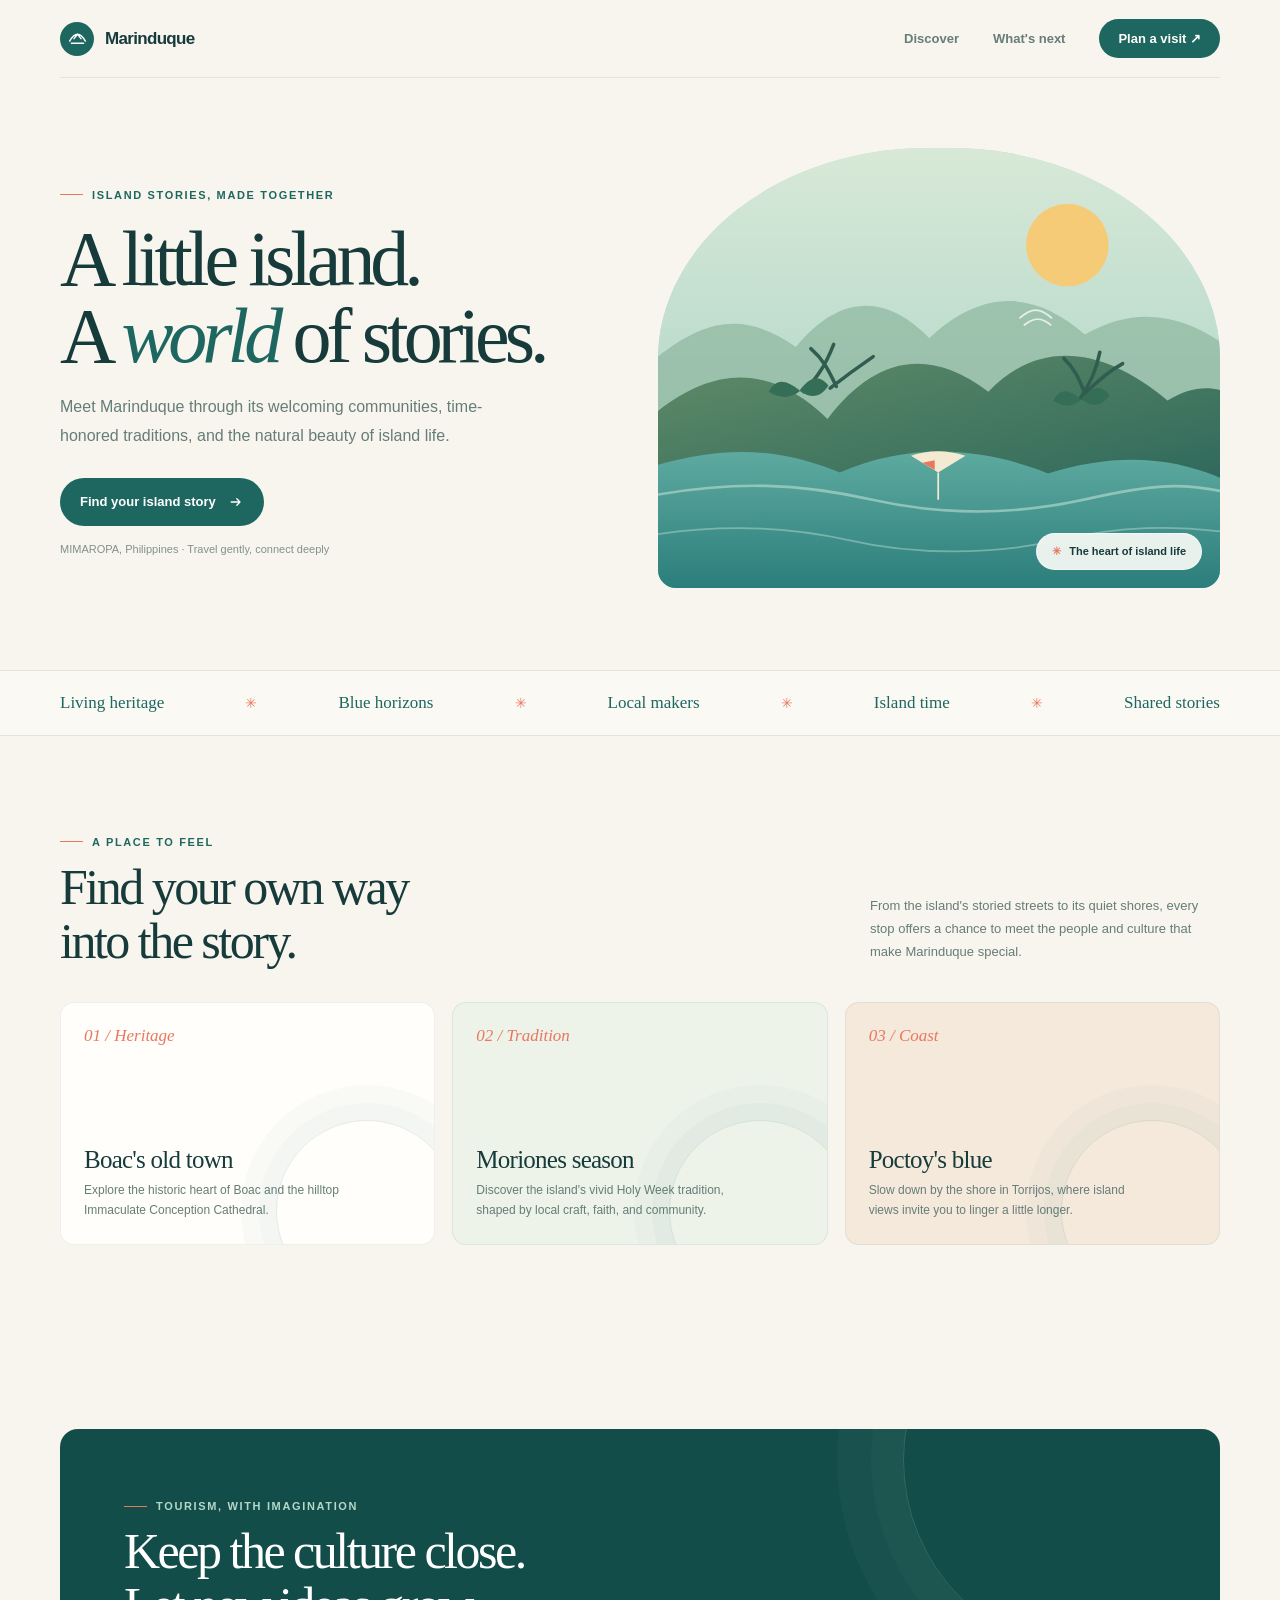
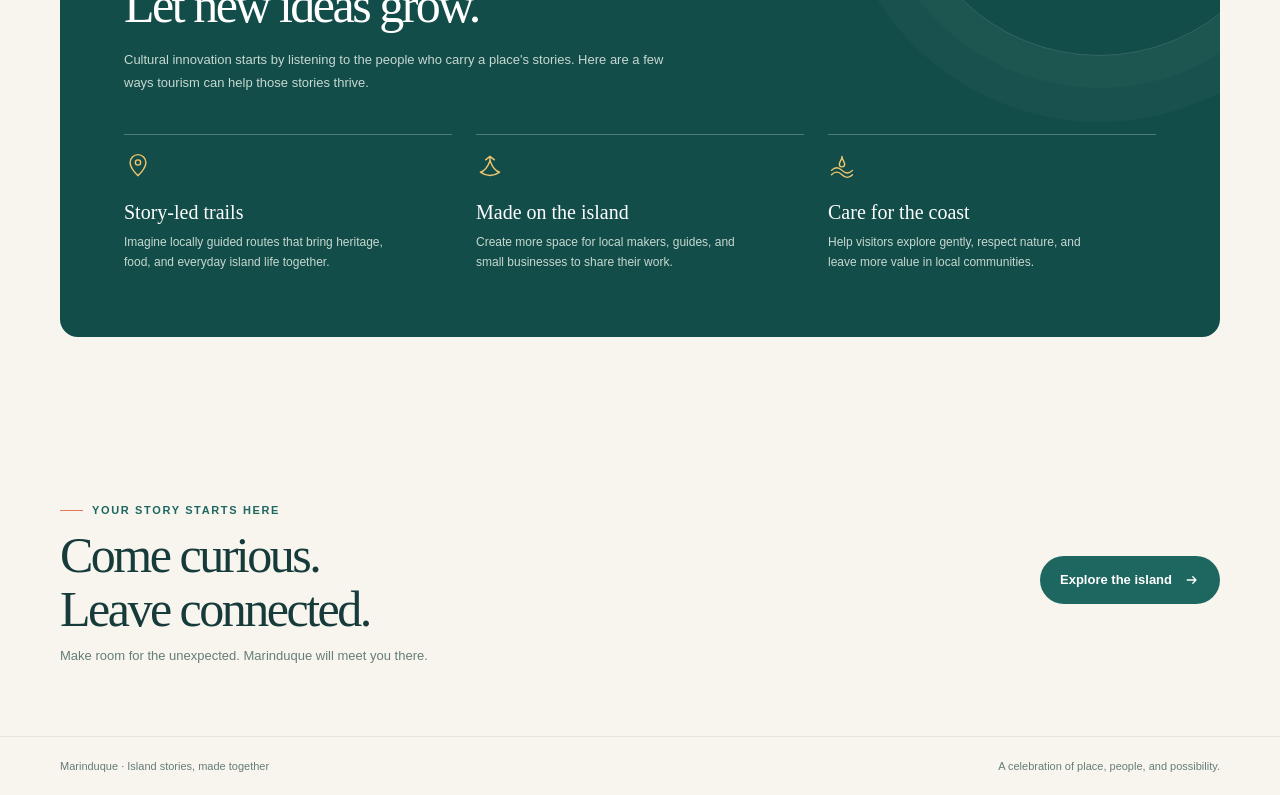
<file: Tourism & Cultural Innovation/outputs/task 2/index.html>
<!doctype html>
<html lang="en">
<head>
  <meta charset="utf-8">
  <meta name="viewport" content="width=device-width, initial-scale=1">
  <meta name="theme-color" content="#f7f5ee">
  <meta name="description" content="Discover Marinduque through its island landscapes, living traditions, and community-led ideas for thoughtful tourism.">
  <title>Marinduque — Island Stories, Made Together</title>
  <style>
    :root {
      color-scheme: light;
      --ink: #173b3b;
      --muted: #667d78;
      --paper: #f7f5ee;
      --white: #fffefa;
      --green: #1e6760;
      --green-dark: #124d49;
      --coral: #e8775e;
      --sun: #f2c66d;
      --line: #e6e4d9;
      --serif: Georgia, "Times New Roman", serif;
      font-family: "Avenir Next", Avenir, "Segoe UI", sans-serif;
    }

    * { box-sizing: border-box; }
    html { scroll-behavior: smooth; }
    body { margin: 0; color: var(--ink); background: var(--paper); }
    a { color: inherit; }
    .wrap { width: min(1160px, calc(100% - 48px)); margin-inline: auto; }

    .topbar {
      height: 78px;
      display: flex;
      align-items: center;
      justify-content: space-between;
      border-bottom: 1px solid rgba(23, 59, 59, .09);
    }
    .brand {
      display: inline-flex;
      gap: 11px;
      align-items: center;
      text-decoration: none;
      font-weight: 750;
      letter-spacing: -.04em;
      font-size: 17px;
    }
    .brand-mark {
      width: 34px;
      height: 34px;
      display: grid;
      place-items: center;
      border-radius: 50%;
      background: var(--green);
      color: white;
    }
    .brand-mark svg { width: 21px; height: 21px; }
    nav { display: flex; gap: 34px; align-items: center; }
    nav a { color: var(--muted); text-decoration: none; font-size: 13px; font-weight: 650; }
    nav a:hover, nav a:focus-visible { color: var(--green); }
    nav .nav-cta {
      color: var(--white);
      background: var(--green);
      border-radius: 999px;
      padding: 12px 19px;
    }
    nav .nav-cta:hover, nav .nav-cta:focus-visible { color: white; background: var(--green-dark); }

    .hero {
      display: grid;
      grid-template-columns: 1fr 1.03fr;
      gap: 52px;
      align-items: center;
      padding-block: 70px 82px;
    }
    .eyebrow {
      display: inline-flex;
      align-items: center;
      gap: 9px;
      color: var(--green);
      font-size: 11px;
      font-weight: 800;
      letter-spacing: .15em;
      text-transform: uppercase;
    }
    .eyebrow::before { content: ""; width: 23px; height: 1px; background: var(--coral); }
    h1, h2, h3, p { margin-top: 0; }
    h1 {
      max-width: 560px;
      margin: 19px 0;
      font-family: var(--serif);
      font-size: clamp(48px, 6.4vw, 78px);
      font-weight: 500;
      letter-spacing: -.065em;
      line-height: .99;
    }
    h1 span { color: var(--green); font-style: italic; }
    .hero-copy > p {
      max-width: 440px;
      margin-bottom: 27px;
      color: var(--muted);
      font-size: 16px;
      line-height: 1.8;
    }
    .button {
      min-height: 48px;
      display: inline-flex;
      align-items: center;
      gap: 12px;
      padding: 0 20px;
      border-radius: 999px;
      background: var(--green);
      color: white;
      text-decoration: none;
      font-size: 13px;
      font-weight: 700;
      transition: transform .2s ease, background .2s ease;
    }
    .button:hover { background: var(--green-dark); transform: translateY(-2px); }
    .button svg { width: 16px; height: 16px; }
    .hero-note { margin-top: 17px; color: #82918a; font-size: 11px; }
    .artwork {
      position: relative;
      min-height: 440px;
      overflow: hidden;
      border-radius: 48% 48% 18px 18px;
      background: #b7d9d1;
    }
    .artwork svg { position: absolute; inset: 0; width: 100%; height: 100%; }
    .art-label {
      position: absolute;
      right: 18px;
      bottom: 18px;
      padding: 11px 15px;
      border: 1px solid rgba(255,255,255,.55);
      border-radius: 999px;
      background: rgba(255, 254, 250, .89);
      color: var(--ink);
      font-size: 11px;
      font-weight: 700;
      backdrop-filter: blur(8px);
    }
    .art-label span { color: var(--coral); margin-right: 5px; }

    .ticker {
      overflow: hidden;
      border-block: 1px solid var(--line);
      background: rgba(255, 254, 250, .55);
    }
    .ticker-inner {
      min-height: 64px;
      display: flex;
      justify-content: space-between;
      align-items: center;
      gap: 22px;
      color: var(--green);
      font-family: var(--serif);
      font-size: 17px;
      white-space: nowrap;
    }
    .ticker .dot { color: var(--coral); font-family: sans-serif; font-size: 14px; }

    section.content { padding-block: 92px; }
    .section-heading {
      display: flex;
      align-items: end;
      justify-content: space-between;
      gap: 28px;
      margin-bottom: 34px;
    }
    h2 {
      max-width: 540px;
      margin: 12px 0 0;
      font-family: var(--serif);
      font-size: clamp(36px, 4vw, 50px);
      font-weight: 500;
      letter-spacing: -.05em;
      line-height: 1.08;
    }
    .section-heading > p {
      max-width: 350px;
      margin: 0 0 4px;
      color: var(--muted);
      font-size: 13px;
      line-height: 1.75;
    }
    .places {
      display: grid;
      grid-template-columns: repeat(3, 1fr);
      gap: 17px;
    }
    .place-card {
      min-height: 243px;
      position: relative;
      display: flex;
      flex-direction: column;
      justify-content: space-between;
      overflow: hidden;
      padding: 23px;
      border-radius: 14px;
      background: var(--white);
      border: 1px solid rgba(23, 59, 59, .07);
    }
    .place-card::after {
      position: absolute;
      right: -24px;
      bottom: -58px;
      width: 180px;
      height: 180px;
      border: 1px solid rgba(30, 103, 96, .12);
      border-radius: 50%;
      content: "";
      box-shadow: 0 0 0 17px rgba(30, 103, 96, .025), 0 0 0 35px rgba(30, 103, 96, .025);
    }
    .place-number { color: var(--coral); font-family: var(--serif); font-size: 17px; font-style: italic; }
    .place-card h3 { margin: 0 0 7px; font-family: var(--serif); font-size: 25px; font-weight: 500; letter-spacing: -.03em; }
    .place-card p { max-width: 270px; margin: 0; color: var(--muted); font-size: 12px; line-height: 1.65; }
    .place-card:nth-child(2) { background: #edf3e9; }
    .place-card:nth-child(3) { background: #f5e9dc; }

    .innovation {
      position: relative;
      overflow: hidden;
      padding: 64px;
      border-radius: 18px;
      background: var(--green-dark);
      color: white;
    }
    .innovation::after {
      position: absolute;
      top: -165px;
      right: -75px;
      width: 390px;
      height: 390px;
      border: 1px solid rgba(255,255,255,.14);
      border-radius: 50%;
      content: "";
      box-shadow: 0 0 0 32px rgba(255,255,255,.025), 0 0 0 66px rgba(255,255,255,.025);
      pointer-events: none;
    }
    .innovation .eyebrow { color: #b4d8c8; }
    .innovation h2 { max-width: 600px; margin-bottom: 16px; }
    .innovation-intro { max-width: 540px; color: #c7d8d0; font-size: 13px; line-height: 1.8; }
    .idea-grid {
      position: relative;
      z-index: 1;
      display: grid;
      grid-template-columns: repeat(3, 1fr);
      gap: 24px;
      margin-top: 39px;
    }
    .idea { padding-top: 17px; border-top: 1px solid rgba(255,255,255,.25); }
    .idea-icon { width: 28px; height: 28px; margin-bottom: 17px; color: var(--sun); }
    .idea h3 { margin-bottom: 8px; font-family: var(--serif); font-size: 20px; font-weight: 500; }
    .idea p { max-width: 270px; margin: 0; color: #c7d8d0; font-size: 12px; line-height: 1.7; }

    .closing {
      display: flex;
      align-items: center;
      justify-content: space-between;
      gap: 25px;
      padding-block: 68px 73px;
    }
    .closing h2 { max-width: 565px; }
    .closing p { margin: 12px 0 0; color: var(--muted); font-size: 13px; }
    footer { padding-block: 23px; border-top: 1px solid var(--line); color: var(--muted); font-size: 11px; }
    .footer-inner { display: flex; justify-content: space-between; gap: 18px; }

    @media (max-width: 760px) {
      .wrap { width: min(100% - 36px, 560px); }
      .topbar { height: 68px; }
      nav { gap: 16px; }
      nav a { font-size: 12px; }
      nav a:not(.nav-cta) { display: none; }
      nav .nav-cta { padding: 10px 14px; }
      .hero { grid-template-columns: 1fr; gap: 32px; padding-block: 55px 58px; }
      h1 { max-width: 490px; font-size: clamp(52px, 12vw, 72px); }
      .artwork { min-height: 350px; border-radius: 43% 43% 14px 14px; }
      .ticker-inner { justify-content: flex-start; gap: 18px; min-height: 58px; font-size: 15px; }
      .ticker-inner span:nth-of-type(n+6) { display: none; }
      section.content { padding-block: 67px; }
      .section-heading { align-items: flex-start; flex-direction: column; gap: 13px; }
      .places { grid-template-columns: 1fr; }
      .place-card { min-height: 195px; }
      .innovation { padding: 35px 25px; }
      .idea-grid { grid-template-columns: 1fr; gap: 20px; margin-top: 28px; }
      .idea { display: grid; grid-template-columns: 35px 1fr; column-gap: 10px; }
      .idea-icon { grid-row: span 2; margin-bottom: 0; }
      .idea h3 { margin-bottom: 5px; }
      .closing { align-items: flex-start; flex-direction: column; padding-block: 52px; }
      .footer-inner { flex-direction: column; gap: 7px; }
    }
    @media (prefers-reduced-motion: reduce) {
      *, *::before, *::after { scroll-behavior: auto !important; transition-duration: .01ms !important; }
    }
  </style>
</head>
<body>
  <header class="wrap topbar">
    <a class="brand" href="#" aria-label="Marinduque home">
      <span class="brand-mark" aria-hidden="true">
        <svg viewBox="0 0 24 24" fill="none"><path d="M3 15c3.1-5.2 6.1-7.8 9-7.8s5.9 2.6 9 7.8M5 17.5h14M8 12.2l4-5 4 5" stroke="currentColor" stroke-width="1.6" stroke-linecap="round" stroke-linejoin="round"/></svg>
      </span>
      Marinduque
    </a>
    <nav aria-label="Main navigation">
      <a href="#discover">Discover</a>
      <a href="#ideas">What's next</a>
      <a class="nav-cta" href="#visit">Plan a visit <span aria-hidden="true">↗</span></a>
    </nav>
  </header>

  <main>
    <section class="wrap hero" aria-labelledby="hero-title">
      <div class="hero-copy">
        <span class="eyebrow">Island stories, made together</span>
        <h1 id="hero-title">A little island.<br>A <span>world</span> of stories.</h1>
        <p>Meet Marinduque through its welcoming communities, time-honored traditions, and the natural beauty of island life.</p>
        <a class="button" href="#discover">Find your island story
          <svg viewBox="0 0 20 20" fill="none" aria-hidden="true"><path d="M4 10h11m-4-4 4 4-4 4" stroke="currentColor" stroke-width="1.6" stroke-linecap="round" stroke-linejoin="round"/></svg>
        </a>
        <div class="hero-note">MIMAROPA, Philippines · Travel gently, connect deeply</div>
      </div>
      <div class="artwork" role="img" aria-label="Illustration of Marinduque's green island mountains rising above blue waters">
        <svg viewBox="0 0 640 520" preserveAspectRatio="xMidYMid slice" aria-hidden="true">
          <defs>
            <linearGradient id="sky" x1="0" y1="0" x2="0" y2="1"><stop stop-color="#d9e9d7"/><stop offset="1" stop-color="#9fcfc4"/></linearGradient>
            <linearGradient id="water" x1="0" y1="0" x2="0" y2="1"><stop stop-color="#5eaaa0"/><stop offset="1" stop-color="#287b79"/></linearGradient>
            <linearGradient id="hill" x1="0" y1="0" x2="1" y2="1"><stop stop-color="#608b67"/><stop offset="1" stop-color="#2f695c"/></linearGradient>
          </defs>
          <rect width="640" height="520" fill="url(#sky)"/>
          <circle cx="466" cy="120" r="47" fill="#f5cb78"/>
          <path d="M0 247c57-45 101-50 157-11 48-58 100-63 152-10 60-56 119-55 177-4 55-32 106-24 154 8v95H0z" fill="#8fb7a0" opacity=".72"/>
          <path d="M0 309c70-55 133-49 193 9 50-66 111-86 183-31 55-58 128-54 204 10 21-13 41-17 60-12v105H0z" fill="url(#hill)"/>
          <path d="M0 370c77-21 136-20 207 9 76-33 157-31 237 1 73-23 138-20 196 5v135H0z" fill="url(#water)"/>
          <path d="M0 404c89-15 159-13 244 6s166 17 245-1 111-17 151-9" fill="none" stroke="#b9ddd0" stroke-width="3" opacity=".62"/>
          <path d="M0 449c75-11 146-9 217 7 73 17 163 17 239 0s128-16 184-10" fill="none" stroke="#b9ddd0" stroke-width="2" opacity=".47"/>
          <path d="M288 360c20-7 41-7 62 0l-31 19z" fill="#f4ead2"/>
          <path d="M319 379v31" stroke="#f4ead2" stroke-width="2"/>
          <path d="M315 365v11l-14-8z" fill="#e8775e"/>
          <path d="M166 287c16-17 25-31 34-54m-4 50c19-15 33-25 49-36m-42 34c-9-19-15-31-29-43" fill="none" stroke="#315d50" stroke-width="4" stroke-linecap="round"/>
          <path d="M481 294c12-19 18-32 22-52m-18 48c17-17 31-28 44-35m-43 34c-7-17-12-29-24-40" fill="none" stroke="#315d50" stroke-width="4" stroke-linecap="round"/>
          <path d="M162 286c-19-15-28-13-36 1 13 8 25 8 36-1m-1 0c13-18 24-18 33-6-8 13-19 16-33 6m321 10c-16-14-25-12-32 1 11 8 22 8 32-1m0 0c13-17 23-17 32-5-8 12-19 15-32 5" fill="#356e56"/>
          <path d="M412 203c13-12 23-12 36 0m-31 8c11-9 20-9 30 0" fill="none" stroke="#fffefa" stroke-width="2" stroke-linecap="round" opacity=".75"/>
        </svg>
        <div class="art-label"><span>✳</span> The heart of island life</div>
      </div>
    </section>

    <div class="ticker" aria-label="Marinduque experiences">
      <div class="wrap ticker-inner">
        <span>Living heritage</span><span class="dot">✳</span>
        <span>Blue horizons</span><span class="dot">✳</span>
        <span>Local makers</span><span class="dot">✳</span>
        <span>Island time</span><span class="dot">✳</span>
        <span>Shared stories</span>
      </div>
    </div>

    <section class="wrap content" id="discover" aria-labelledby="discover-title">
      <div class="section-heading">
        <div>
          <span class="eyebrow">A place to feel</span>
          <h2 id="discover-title">Find your own way<br>into the story.</h2>
        </div>
        <p>From the island's storied streets to its quiet shores, every stop offers a chance to meet the people and culture that make Marinduque special.</p>
      </div>
      <div class="places">
        <article class="place-card">
          <span class="place-number">01 / Heritage</span>
          <div><h3>Boac's old town</h3><p>Explore the historic heart of Boac and the hilltop Immaculate Conception Cathedral.</p></div>
        </article>
        <article class="place-card">
          <span class="place-number">02 / Tradition</span>
          <div><h3>Moriones season</h3><p>Discover the island's vivid Holy Week tradition, shaped by local craft, faith, and community.</p></div>
        </article>
        <article class="place-card">
          <span class="place-number">03 / Coast</span>
          <div><h3>Poctoy's blue</h3><p>Slow down by the shore in Torrijos, where island views invite you to linger a little longer.</p></div>
        </article>
      </div>
    </section>

    <section class="wrap content" id="ideas" aria-labelledby="ideas-title">
      <div class="innovation">
        <span class="eyebrow">Tourism, with imagination</span>
        <h2 id="ideas-title">Keep the culture close.<br>Let new ideas grow.</h2>
        <p class="innovation-intro">Cultural innovation starts by listening to the people who carry a place's stories. Here are a few ways tourism can help those stories thrive.</p>
        <div class="idea-grid">
          <article class="idea">
            <svg class="idea-icon" viewBox="0 0 32 32" fill="none" aria-hidden="true"><path d="M16 27s9-8 9-15a9 9 0 1 0-18 0c0 7 9 15 9 15Z" stroke="currentColor" stroke-width="1.6"/><circle cx="16" cy="12" r="3" stroke="currentColor" stroke-width="1.6"/></svg>
            <h3>Story-led trails</h3><p>Imagine locally guided routes that bring heritage, food, and everyday island life together.</p>
          </article>
          <article class="idea">
            <svg class="idea-icon" viewBox="0 0 32 32" fill="none" aria-hidden="true"><path d="M5 23c5-1 8-5 11-13 3 8 6 12 11 13-7 5-15 5-22 0Z" stroke="currentColor" stroke-width="1.6" stroke-linejoin="round"/><path d="M16 10V5m-5 4 5-4 5 4" stroke="currentColor" stroke-width="1.6" stroke-linecap="round" stroke-linejoin="round"/></svg>
            <h3>Made on the island</h3><p>Create more space for local makers, guides, and small businesses to share their work.</p>
          </article>
          <article class="idea">
            <svg class="idea-icon" viewBox="0 0 32 32" fill="none" aria-hidden="true"><path d="M4 21c4-4 8-4 12 0s8 4 12 0M4 26c4-4 8-4 12 0s8 4 12 0M16 5c0 4-3 6-3 9a3 3 0 0 0 6 0c0-3-3-5-3-9Z" stroke="currentColor" stroke-width="1.6" stroke-linecap="round" stroke-linejoin="round"/></svg>
            <h3>Care for the coast</h3><p>Help visitors explore gently, respect nature, and leave more value in local communities.</p>
          </article>
        </div>
      </div>
    </section>

    <section class="wrap closing" id="visit" aria-labelledby="visit-title">
      <div>
        <span class="eyebrow">Your story starts here</span>
        <h2 id="visit-title">Come curious.<br>Leave connected.</h2>
        <p>Make room for the unexpected. Marinduque will meet you there.</p>
      </div>
      <a class="button" href="#discover">Explore the island
        <svg viewBox="0 0 20 20" fill="none" aria-hidden="true"><path d="M4 10h11m-4-4 4 4-4 4" stroke="currentColor" stroke-width="1.6" stroke-linecap="round" stroke-linejoin="round"/></svg>
      </a>
    </section>
  </main>

  <footer>
    <div class="wrap footer-inner">
      <span>Marinduque · Island stories, made together</span>
      <span>A celebration of place, people, and possibility.</span>
    </div>
  </footer>
</body>
</html>
</file>
